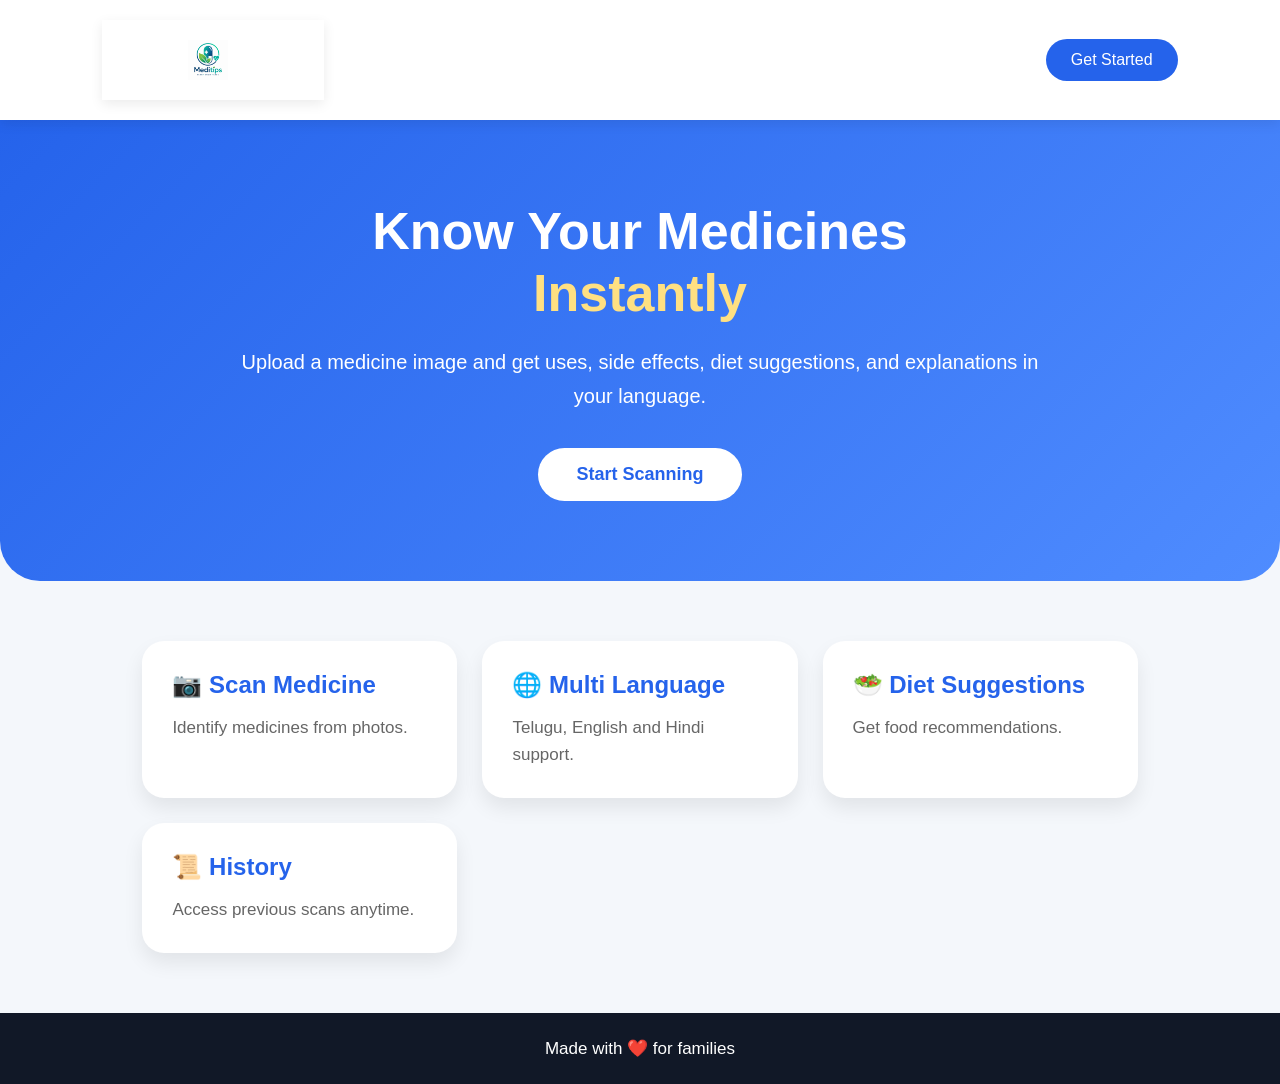
<file: index.html>
<!DOCTYPE html>
<html lang="en">
<head>
    <meta charset="UTF-8">
    <meta name="viewport" content="width=device-width, initial-scale=1.0">
    <title>Meditips - Know Your Medicines</title>
    <link rel="stylesheet" href="css/common.css">
    <link rel="stylesheet" href="css/index.css">
</head>
</head>     
</head>

</head>
<body>

<nav>
    <nav class="navbar">
    <img src="../assets/logo.png" alt="Meditips Logo" class="logo">
</nav>

    <a href="pages/login.html">
        <button class="nav-btn">Get Started</button>
    </a>
</nav>

<section class="hero">

    <div class="hero-content">

        <h1>
            Know Your Medicines
            <span>Instantly</span>
        </h1>

        <p>
            Upload a medicine image and get
            uses, side effects, diet suggestions,
            and explanations in your language.
        </p>

        <a href="pages/login.html">
            <button class="primary-btn">
                Start Scanning
            </button>
        </a>

    </div>

</section>

<section class="features">

    <div class="card">
        <h3>📷 Scan Medicine</h3>
        <p>Identify medicines from photos.</p>
    </div>

    <div class="card">
        <h3>🌐 Multi Language</h3>
        <p>Telugu, English and Hindi support.</p>
    </div>

    <div class="card">
        <h3>🥗 Diet Suggestions</h3>
        <p>Get food recommendations.</p>
    </div>

    <div class="card">
        <h3>📜 History</h3>
        <p>Access previous scans anytime.</p>
    </div>

</section>

<footer>
    Made with ❤️ for families
</footer>
<script type="module" src="../js/darkmode.js"></script>
</body>
</html>
</file>
<file: css/common.css>
*{
    margin:0;
    padding:0;
    box-sizing:border-box;
    font-family:Poppins,sans-serif;
}

body{
    background:#f4f7fb;
    color:#222;
}

button{
    cursor:pointer;
    border:none;
    outline:none;
}

img{
    max-width:100%;
}

.card{
    background:#fff;
    border-radius:20px;
    padding:20px;
    box-shadow:0 8px 20px rgba(0,0,0,.08);
}

.title{
    font-size:28px;
    font-weight:700;
    margin-bottom:20px;
}

body.dark{

    background:#121212;

    color:#ffffff;

}

/* Profile */

body.dark .settings-card,
body.dark .profile-stat,
body.dark .profile-header,
body.dark .setting-item{

    background:#1e1e1e;

    color:white;

}

body.dark .setting-item{

    border-bottom:1px solid #333;

}

/* History */

body.dark .history-card,
body.dark .analytics-card,
body.dark .analytics-section{

    background:#1e1e1e;

    color:white;

}

/* Result */

body.dark .info-card{

    background:#1e1e1e;

}

/* Scan */

body.dark .preview-card,
body.dark .tips-card{

    background:#1e1e1e;

}

/* Assistant */

body.dark .bubble,
body.dark .chat-box{

    background:#1e1e1e;

}

/* Inputs */

body.dark input,
body.dark textarea{

    background:#2a2a2a;

    color:white;

    border:1px solid #444;

}

/* Text */

body.dark p,
body.dark span,
body.dark h1,
body.dark h2,
body.dark h3{

    color:white;

}

/* Navigation */

body.dark nav,
body.dark .header{

    background:#111827;

}

/* Footer */

body.dark footer{

    background:#111827;

}
.logo{
    width:40px;
    height:40px;
    object-fit:contain;
    margin-right:10px;
}
</file>
<file: css/index.css>
*{

margin:0;

padding:0;

box-sizing:border-box;

font-family:Arial,Helvetica,sans-serif;

}

body{

background:#f4f7fb;

color:#222;

}

/* Navigation */

nav{

display:flex;

justify-content:space-between;

align-items:center;

padding:20px 8%;

background:white;

box-shadow:0 4px 12px rgba(0,0,0,.08);

position:sticky;

top:0;

z-index:100;

}

.logo{

font-size:28px;

font-weight:bold;

color:#2563eb;

}

.nav-btn{

background:#2563eb;

color:white;

border:none;

padding:12px 25px;

border-radius:30px;

font-size:16px;

cursor:pointer;

transition:.3s;

}

.nav-btn:hover{

background:#1d4ed8;

transform:translateY(-2px);

}

/* Hero */

.hero{

padding:80px 8%;

background:linear-gradient(

135deg,

#2563eb,

#4f8cff

);

color:white;

text-align:center;

border-radius:0 0 40px 40px;

}

.hero-content{

max-width:800px;

margin:auto;

}

.hero h1{

font-size:52px;

margin-bottom:20px;

line-height:1.2;

}

.hero h1 span{

display:block;

color:#ffe082;

}

.hero p{

font-size:20px;

line-height:1.7;

margin-bottom:35px;

}

.primary-btn{

background:white;

color:#2563eb;

border:none;

padding:16px 38px;

font-size:18px;

font-weight:bold;

border-radius:40px;

cursor:pointer;

transition:.3s;

}

.primary-btn:hover{

transform:translateY(-3px);

box-shadow:0 10px 20px rgba(0,0,0,.2);

}

/* Features */

.features{

max-width:1200px;

margin:60px auto;

padding:0 8%;

display:grid;

grid-template-columns:repeat(auto-fit,minmax(250px,1fr));

gap:25px;

}

.card{

background:white;

padding:30px;

border-radius:22px;

box-shadow:0 10px 20px rgba(0,0,0,.08);

transition:.3s;

}

.card:hover{

transform:translateY(-5px);

box-shadow:0 15px 30px rgba(37,99,235,.15);

}

.card h3{

font-size:24px;

color:#2563eb;

margin-bottom:15px;

}

.card p{

font-size:17px;

color:#666;

line-height:1.6;

}

/* Footer */

footer{

margin-top:60px;

background:#111827;

color:white;

text-align:center;

padding:25px;

font-size:17px;

}

/* Responsive */

@media(max-width:768px){

nav{

padding:18px 20px;

}

.logo{

font-size:22px;

}

.hero{

padding:60px 20px;

}

.hero h1{

font-size:36px;

}

.hero p{

font-size:17px;

}

.primary-btn{

width:100%;

}

.features{

padding:20px;

grid-template-columns:1fr;

}

}
</file>
